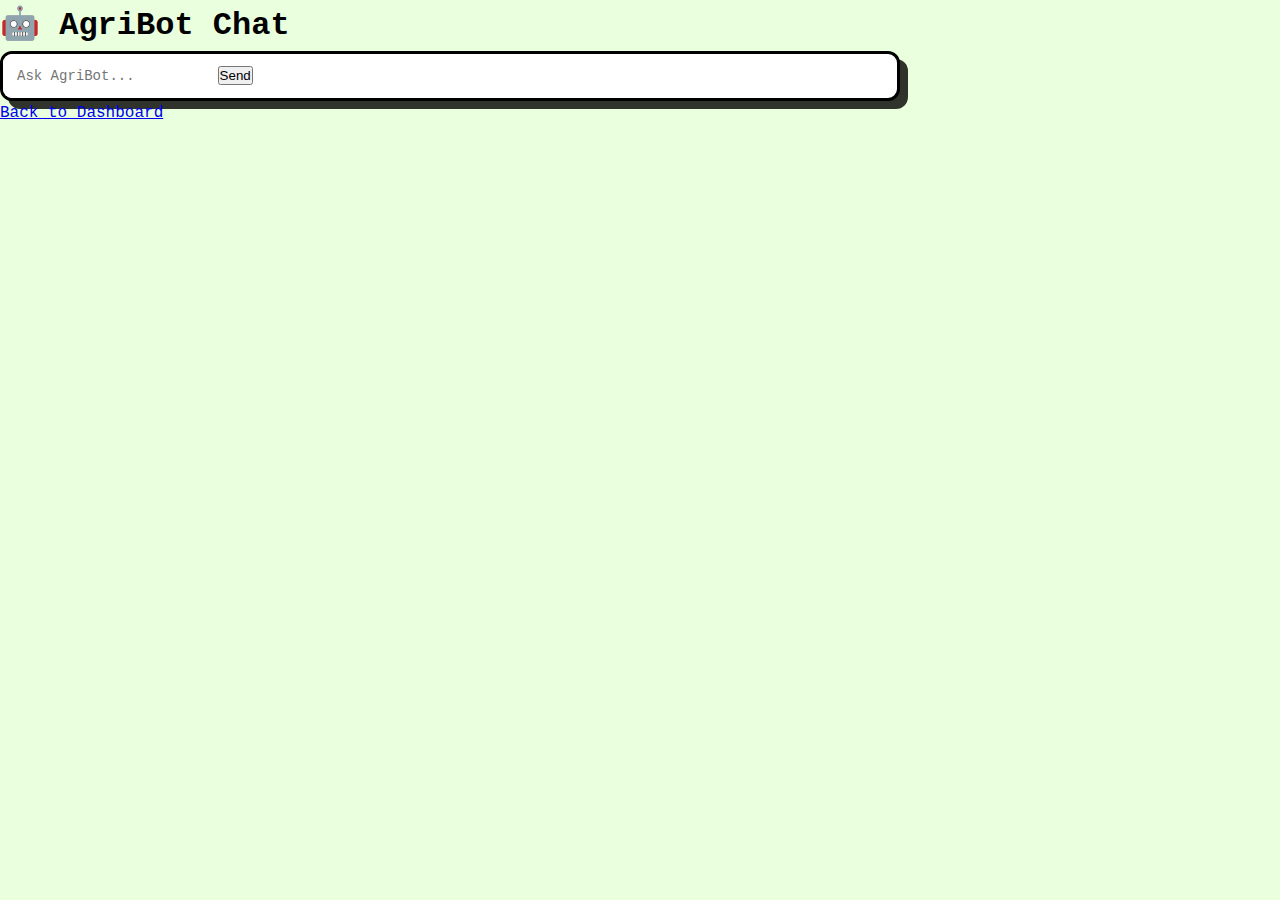
<file: template/aiChatbot.html>
<!DOCTYPE html>
<html>
<head>
  <title>AgriBot</title>
  <link rel="stylesheet" href="/static/aichatbot.css">
</head>
<body>
  <h1>🤖 AgriBot Chat</h1>
  <div class="chat-container">
    <div id="chat-box"></div>
    <form id="chat-form">
      <input type="text" id="user-input" placeholder="Ask AgriBot..." required>
      <button type="submit">Send</button>
    </form>
  </div>
  <a href="/dashboard" class="feature-btn">Back to Dashboard</a>
</body>
</html>
</file>
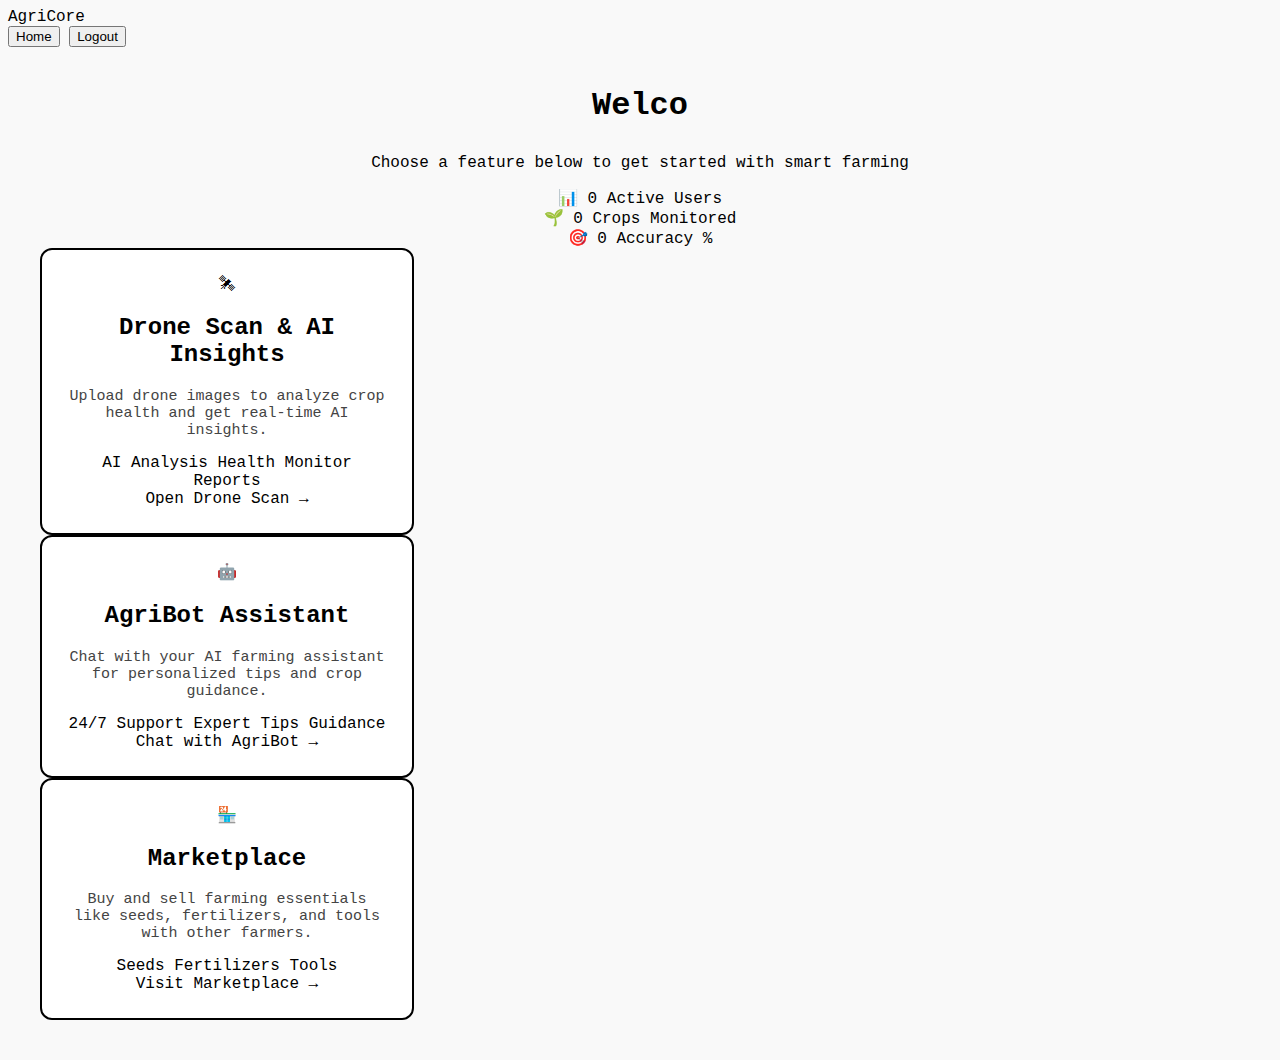
<file: template/dashboard.html>
<!DOCTYPE html>
<html lang="en">
<head>
<meta charset="UTF-8">
<meta name="viewport" content="width=device-width, initial-scale=1.0">
<title>Dashboard - AgriCore</title>
<link rel="stylesheet" href="/static/dashboard.css">
</head>
<body>
<nav class="navbar">
<div class="logo">AgriCore</div>
<div class="nav-links">
<a href="/"><button class="nav-btn">Home</button></a>
<a href="/login"><button class="nav-btn logout-btn">Logout</button></a>
</div>
</nav>

<div class="dashboard-container">
<div class="header-section">
        <h1 class="dashboard-title">Welcome to Your AgriCore Dashboard</h1>
<p class="dashboard-subtitle">Choose a feature below to get started with smart farming</p>
<div class="stats-bar">
<div class="stat-item">
<span class="stat-icon">📊</span>
<span class="stat-number" data-target="127">0</span>
<span class="stat-label">Active Users</span>
</div>
<div class="stat-item">
<span class="stat-icon">🌱</span>
<span class="stat-number" data-target="2453">0</span>
<span class="stat-label">Crops Monitored</span>
</div>
<div class="stat-item">
<span class="stat-icon">🎯</span>
<span class="stat-number" data-target="98">0</span>
<span class="stat-label">Accuracy %</span>
</div>
</div>
</div>

<div class="feature-grid">


<div class="feature-card" data-index="0">
<div class="card-icon">🛰</div>
<div class="card-content">
<h2>Drone Scan & AI Insights</h2>
<p>Upload drone images to analyze crop health and get real-time AI insights.</p>
<div class="card-features">
<span class="tag">AI Analysis</span>
<span class="tag">Health Monitor</span>
<span class="tag">Reports</span>
</div>
</div>
<a href="/droneScan" class="feature-btn">
<span>Open Drone Scan</span>
<span class="btn-arrow">→</span>
</a>
</div>

<div class="feature-card" data-index="1">
<div class="card-icon">🤖</div>
<div class="card-content">
<h2>AgriBot Assistant</h2>
<p>Chat with your AI farming assistant for personalized tips and crop guidance.</p>
<div class="card-features">
<span class="tag">24/7 Support</span>
<span class="tag">Expert Tips</span>
<span class="tag">Guidance</span>
</div>
</div>
<a href="/aiChatbot" class="feature-btn">
<span>Chat with AgriBot</span>
<span class="btn-arrow">→</span>
</a>
</div>

<div class="feature-card" data-index="2">
<div class="card-icon">🏪</div>
<div class="card-content">
<h2>Marketplace</h2>
<p>Buy and sell farming essentials like seeds, fertilizers, and tools with other farmers.</p>
<div class="card-features">
<span class="tag">Seeds</span>
<span class="tag">Fertilizers</span>
<span class="tag">Tools</span>
</div>
</div>
<a href="/marketplace" class="feature-btn">
<span>Visit Marketplace</span>
<span class="btn-arrow">→</span>
</a>
</div>

</div>


</div>

<script>
// Typing animation for dashboard title
const dashboardTitle = document.querySelector('.dashboard-title');
const titleText = dashboardTitle.textContent;
dashboardTitle.textContent = '';
let i = 0;

function typeWriter() {
  if (i < titleText.length) {
    dashboardTitle.textContent += titleText.charAt(i);
    i++;
    setTimeout(typeWriter, 80);
  }
}

setTimeout(typeWriter, 300);

// Animate feature cards on load
window.addEventListener('load', function() {
  const cards = document.querySelectorAll('.feature-card');
  cards.forEach((card, index) => {
    setTimeout(() => {
      card.style.opacity = '1';
      card.style.transform = 'translateY(0)';
    }, index * 200 + 500);
  });
});

// Counter animation for stats
function animateCounter(element) {
  const target = parseInt(element.getAttribute('data-target'));
  const duration = 2000;
  const increment = target / (duration / 16);
  let current = 0;

  const timer = setInterval(() => {
    current += increment;
    if (current >= target) {
      element.textContent = target;
      clearInterval(timer);
    } else {
      element.textContent = Math.floor(current);
    }
  }, 16);
}

// Start counter animation when page loads
setTimeout(() => {
  const counters = document.querySelectorAll('.stat-number');
  counters.forEach(counter => animateCounter(counter));
}, 1000);

// Card hover effect with shadow movement
const featureCards = document.querySelectorAll('.feature-card');
featureCards.forEach(card => {
  card.addEventListener('mousemove', (e) => {
    const rect = card.getBoundingClientRect();
    const x = e.clientX - rect.left;
    const y = e.clientY - rect.top;
    
    const centerX = rect.width / 2;
    const centerY = rect.height / 2;
    
    const angleX = (y - centerY) / 20;
    const angleY = (centerX - x) / 20;
    
    card.style.transform = `perspective(1000px) rotateX(${angleX}deg) rotateY(${angleY}deg) translateY(0)`;
  });
  
  card.addEventListener('mouseleave', () => {
    card.style.transform = 'perspective(1000px) rotateX(0) rotateY(0) translateY(0)';
  });
});

// Button ripple effect
const buttons = document.querySelectorAll('.feature-btn');
buttons.forEach(button => {
  button.addEventListener('click', function(e) {
    const ripple = document.createElement('span');
    ripple.classList.add('ripple');
    this.appendChild(ripple);
    
    const rect = this.getBoundingClientRect();
    const size = Math.max(rect.width, rect.height);
    const x = e.clientX - rect.left - size / 2;
    const y = e.clientY - rect.top - size / 2;
    
    ripple.style.width = ripple.style.height = size + 'px';
    ripple.style.left = x + 'px';
    ripple.style.top = y + 'px';
    
    setTimeout(() => ripple.remove(), 600);
  });
});

// Floating elements animation
window.addEventListener('load', function() {
  const floatItems = document.querySelectorAll('.float-item');
  floatItems.forEach((item, index) => {
    setTimeout(() => {
      item.style.opacity = '1';
      item.style.transform = 'translateY(0)';
    }, index * 150 + 1500);
  });
});

// Add pulse animation to card icons on hover
featureCards.forEach(card => {
  const icon = card.querySelector('.card-icon');
  card.addEventListener('mouseenter', () => {
    icon.style.animation = 'pulse 0.5s ease-in-out';
  });
  card.addEventListener('mouseleave', () => {
    icon.style.animation = 'none';
  });
});

// Parallax effect for decorative elements
document.addEventListener('mousemove', (e) => {
  const floatItems = document.querySelectorAll('.float-item');
  const mouseX = e.clientX / window.innerWidth;
  const mouseY = e.clientY / window.innerHeight;
  
  floatItems.forEach((item, index) => {
    const speed = (index + 1) * 20;
    const x = (mouseX - 0.5) * speed;
    const y = (mouseY - 0.5) * speed;
    item.style.transform = `translate(${x}px, ${y}px)`;
  });
});
</script>
</body>
</html>
</file>
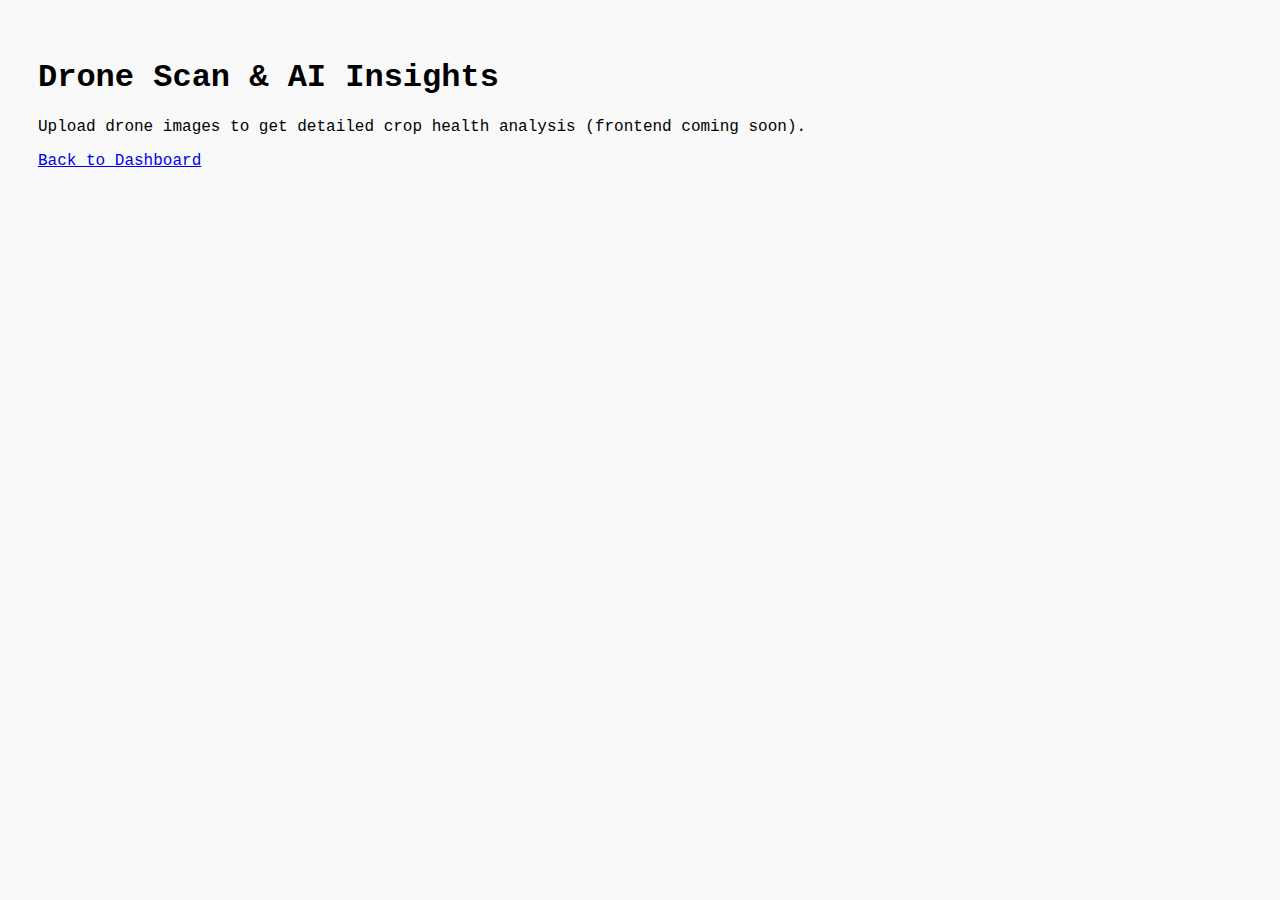
<file: template/droneScan.html>
<!DOCTYPE html>
<html>
<head>
  <title>Drone Scan & AI Insights</title>
  <link rel="stylesheet" href="/static/dronescan.css">
</head>
<body>
  <h1>Drone Scan & AI Insights</h1>
  <p>Upload drone images to get detailed crop health analysis (frontend coming soon).</p>
  <a href="/dashboard" class="feature-btn">Back to Dashboard</a>
</body>
</html>
</file>
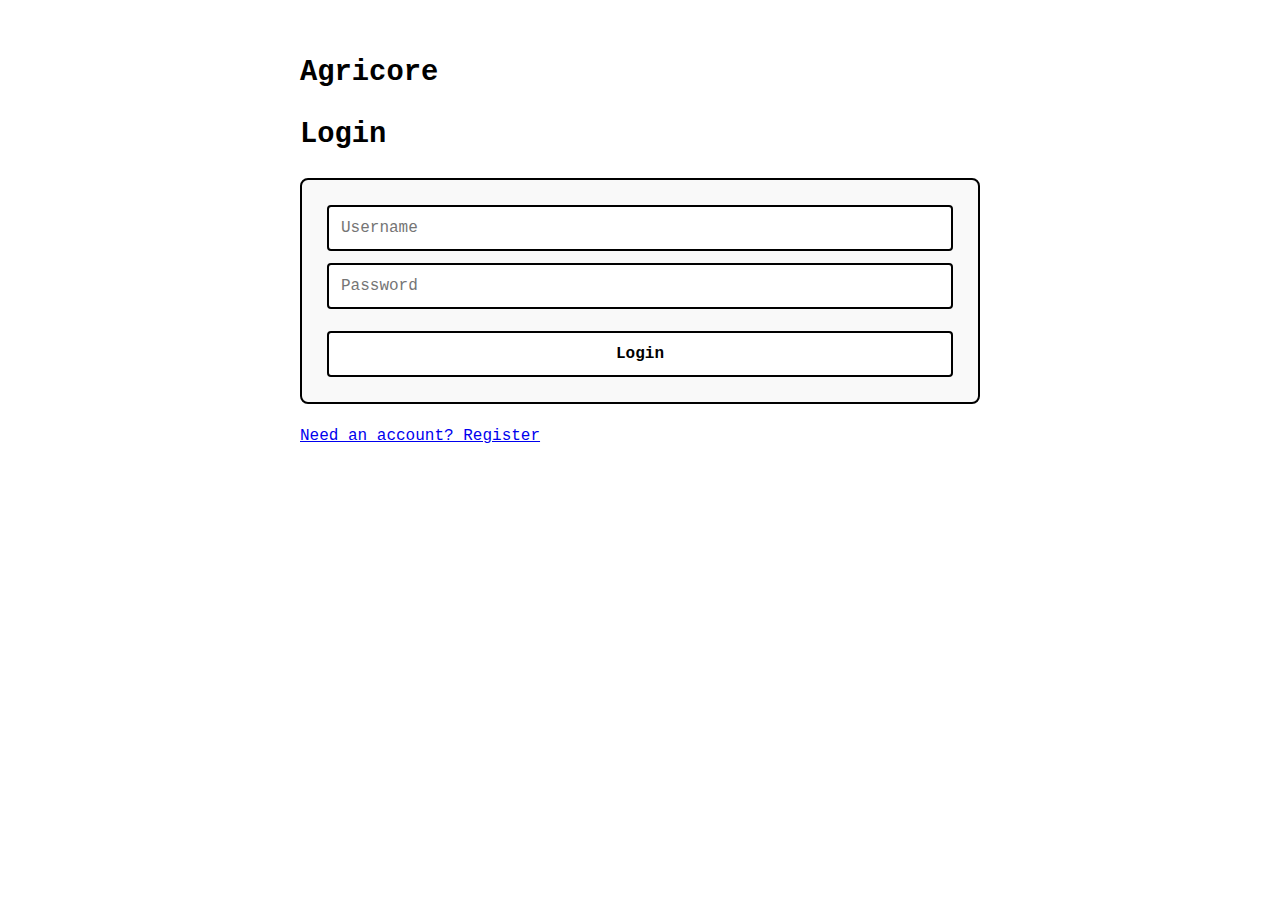
<file: template/login.html>
<!DOCTYPE html>
<html lang="en">
<head>
    <meta charset="UTF-8">
    <meta name="viewport" content="width=device-width, initial-scale=1.0">
    <title>Login – Agricore</title>
    <link rel="stylesheet" href="/static/login.css">
</head>
<body>
    <div class="container">
        <h2>Agricore</h2>
        <!-- MESSAGE -->
        <h2>Login</h2>
        <form method="POST" action="/login">
            <input type="text" name="username" placeholder="Username" required>
            <input type="password" name="password" placeholder="Password" required>
            <button type="submit">Login</button>
        </form>
        <p><a href="/register">Need an account? Register</a></p>
    </div>
</body>
</html>
</file>
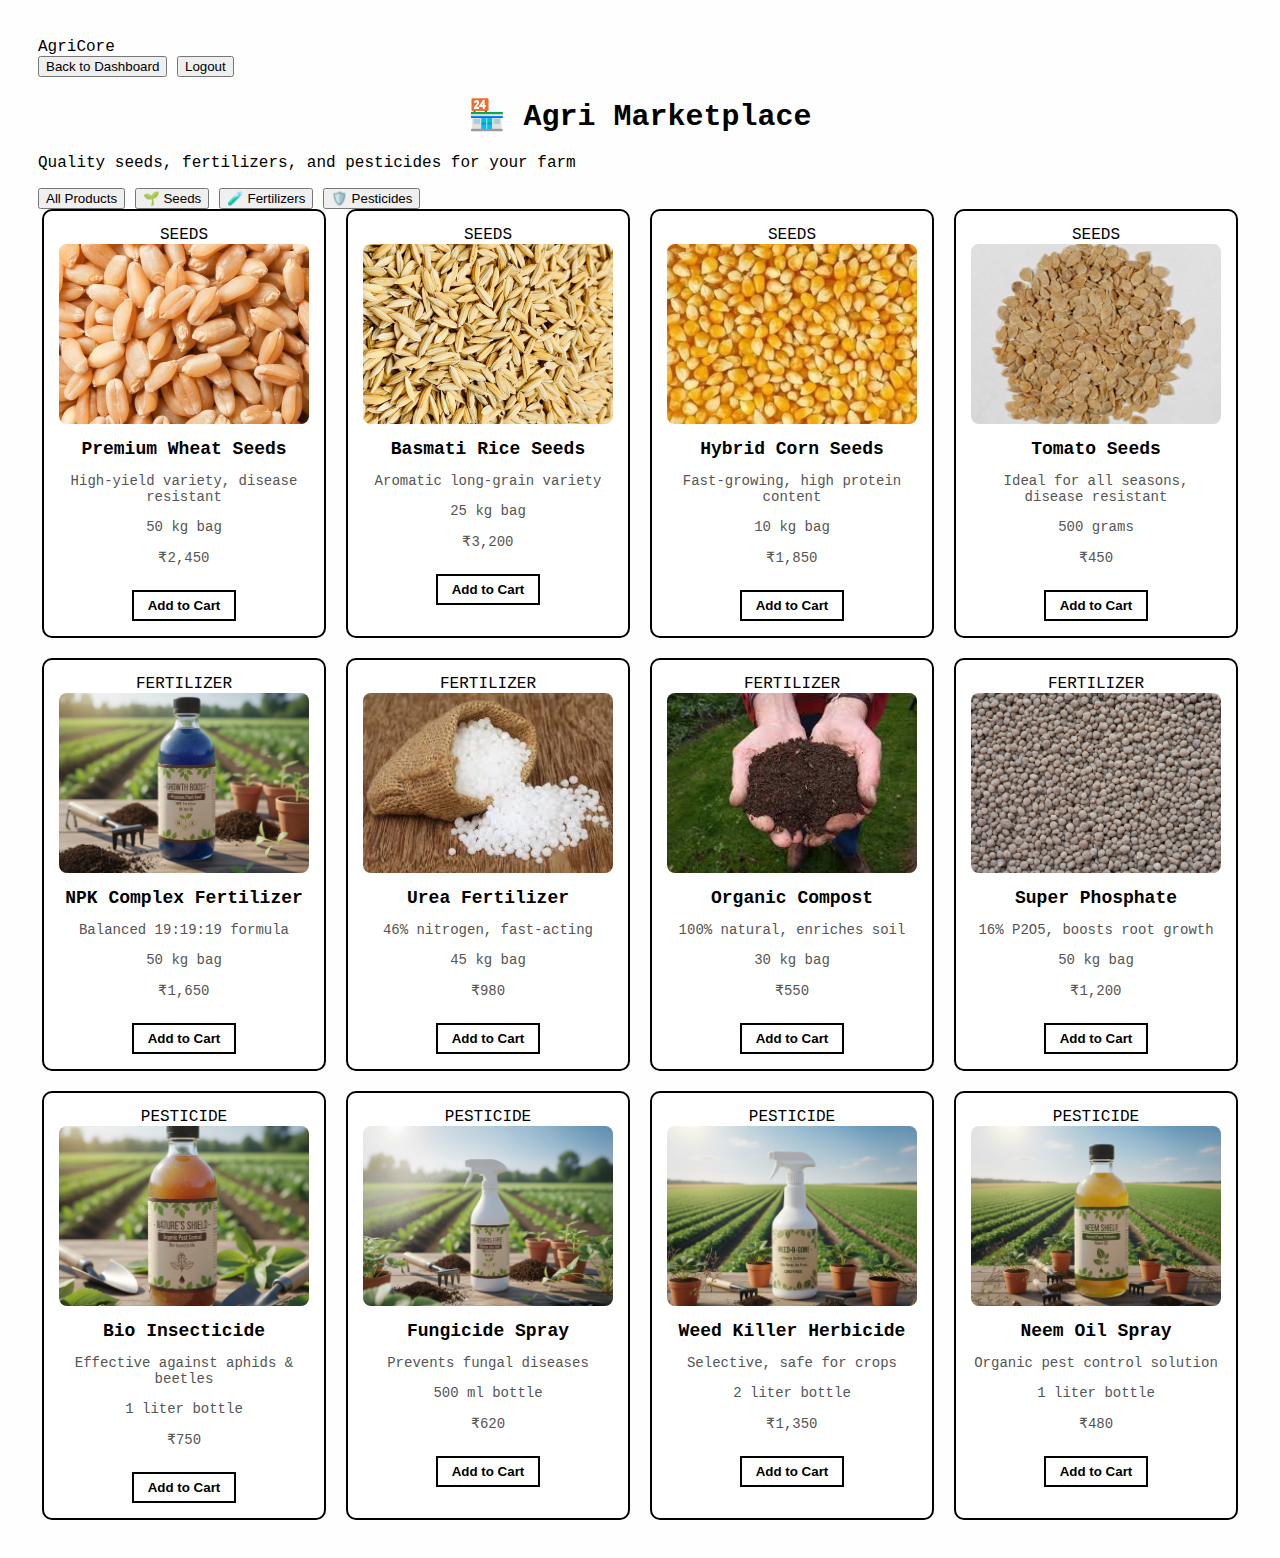
<file: template/marketplace.html>
<!DOCTYPE html>
<html lang="en">
<head>
<meta charset="UTF-8">
<meta name="viewport" content="width=device-width, initial-scale=1.0">
<title>Marketplace - AgriCore</title>
<link rel="stylesheet" href="/static/marketplace.css">
</head>
<body>
<nav class="navbar">
<div class="logo">AgriCore</div>
<div class="nav-links">
<a href="/dashboard"><button class="nav-btn">Back to Dashboard</button></a>
<a href="/login"><button class="nav-btn logout-btn">Logout</button></a>
</div>
</nav>

<div class="marketplace-container">
<h1 class="marketplace-title">🏪 Agri Marketplace</h1>
<p class="marketplace-subtitle">Quality seeds, fertilizers, and pesticides for your farm</p>

<div class="filter-section">
<button class="filter-btn active" data-filter="all">All Products</button>
<button class="filter-btn" data-filter="seeds">🌱 Seeds</button>
<button class="filter-btn" data-filter="fertilizers">🧪 Fertilizers</button>
<button class="filter-btn" data-filter="pesticides">🛡️ Pesticides</button>
</div>

<div class="market-items">
<!-- Seeds -->
<div class="item-card" data-category="seeds">
<div class="item-badge seeds-badge">SEEDS</div>
<img src="/static/images/wheat-seeds.jpg" alt="Wheat Seeds">
<h4>Premium Wheat Seeds</h4>
<p class="item-desc">High-yield variety, disease resistant</p>
<p class="item-weight">50 kg bag</p>
<p class="item-price">₹2,450</p>
<button class="buy-btn">Add to Cart</button>
</div>

<div class="item-card" data-category="seeds">
<div class="item-badge seeds-badge">SEEDS</div>
<img src="/static/images/rice-seeds.jpg" alt="Rice Seeds">
<h4>Basmati Rice Seeds</h4>
<p class="item-desc">Aromatic long-grain variety</p>
<p class="item-weight">25 kg bag</p>
<p class="item-price">₹3,200</p>
<button class="buy-btn">Add to Cart</button>
</div>

<div class="item-card" data-category="seeds">
<div class="item-badge seeds-badge">SEEDS</div>
<img src="/static/images/hybrid-corn-seeds.jpg" alt="Corn Seeds">
<h4>Hybrid Corn Seeds</h4>
<p class="item-desc">Fast-growing, high protein content</p>
<p class="item-weight">10 kg bag</p>
<p class="item-price">₹1,850</p>
<button class="buy-btn">Add to Cart</button>
</div>

<div class="item-card" data-category="seeds">
<div class="item-badge seeds-badge">SEEDS</div>
<img src="/static/images/tomato-seeds.jpg" alt="Tomato Seeds">
<h4>Tomato Seeds</h4>
<p class="item-desc">Ideal for all seasons, disease resistant</p>
<p class="item-weight">500 grams</p>
<p class="item-price">₹450</p>
<button class="buy-btn">Add to Cart</button>
</div>

<!-- Fertilizers -->
<div class="item-card" data-category="fertilizers">
<div class="item-badge fertilizer-badge">FERTILIZER</div>
<img src="/static/images/npk-fertilizer.png" alt="NPK Fertilizer">
<h4>NPK Complex Fertilizer</h4>
<p class="item-desc">Balanced 19:19:19 formula</p>
<p class="item-weight">50 kg bag</p>
<p class="item-price">₹1,650</p>
<button class="buy-btn">Add to Cart</button>
</div>

<div class="item-card" data-category="fertilizers">
<div class="item-badge fertilizer-badge">FERTILIZER</div>
<img src="/static/images/urea-fertilizer.jpeg" alt="Urea">
<h4>Urea Fertilizer</h4>
<p class="item-desc">46% nitrogen, fast-acting</p>
<p class="item-weight">45 kg bag</p>
<p class="item-price">₹980</p>
<button class="buy-btn">Add to Cart</button>
</div>

<div class="item-card" data-category="fertilizers">
<div class="item-badge fertilizer-badge">FERTILIZER</div>
<img src="/static/images/organic-compost.jpeg" alt="Organic Compost">
<h4>Organic Compost</h4>
<p class="item-desc">100% natural, enriches soil</p>
<p class="item-weight">30 kg bag</p>
<p class="item-price">₹550</p>
<button class="buy-btn">Add to Cart</button>
</div>

<div class="item-card" data-category="fertilizers">
<div class="item-badge fertilizer-badge">FERTILIZER</div>
<img src="/static/images/phosphate-fertilizer.jpg" alt="Phosphate">
<h4>Super Phosphate</h4>
<p class="item-desc">16% P2O5, boosts root growth</p>
<p class="item-weight">50 kg bag</p>
<p class="item-price">₹1,200</p>
<button class="buy-btn">Add to Cart</button>
</div>

<!-- Pesticides -->
<div class="item-card" data-category="pesticides">
<div class="item-badge pesticide-badge">PESTICIDE</div>
<img src="/static/images/bio-insecticide.png" alt="Insecticide">
<h4>Bio Insecticide</h4>
<p class="item-desc">Effective against aphids & beetles</p>
<p class="item-weight">1 liter bottle</p>
<p class="item-price">₹750</p>
<button class="buy-btn">Add to Cart</button>
</div>

<div class="item-card" data-category="pesticides">
<div class="item-badge pesticide-badge">PESTICIDE</div>
<img src="/static/images/fungicide-spray.png" alt="Fungicide">
<h4>Fungicide Spray</h4>
<p class="item-desc">Prevents fungal diseases</p>
<p class="item-weight">500 ml bottle</p>
<p class="item-price">₹620</p>
<button class="buy-btn">Add to Cart</button>
</div>

<div class="item-card" data-category="pesticides">
<div class="item-badge pesticide-badge">PESTICIDE</div>
<img src="/static/images/herbicide.png" alt="Herbicide">
<h4>Weed Killer Herbicide</h4>
<p class="item-desc">Selective, safe for crops</p>
<p class="item-weight">2 liter bottle</p>
<p class="item-price">₹1,350</p>
<button class="buy-btn">Add to Cart</button>
</div>

<div class="item-card" data-category="pesticides">
<div class="item-badge pesticide-badge">PESTICIDE</div>
<img src="/static/images/neem-oil.png" alt="Neem Oil">
<h4>Neem Oil Spray</h4>
<p class="item-desc">Organic pest control solution</p>
<p class="item-weight">1 liter bottle</p>
<p class="item-price">₹480</p>
<button class="buy-btn">Add to Cart</button>
</div>
</div>
</div>

<script>
// Simple filter functionality
const filterBtns = document.querySelectorAll('.filter-btn');
const itemCards = document.querySelectorAll('.item-card');

filterBtns.forEach(btn => {
btn.addEventListener('click', () => {
// Update active button
filterBtns.forEach(b => b.classList.remove('active'));
btn.classList.add('active');

const filter = btn.getAttribute('data-filter');

// Filter items
itemCards.forEach(card => {
if (filter === 'all' || card.getAttribute('data-category') === filter) {
card.style.display = 'block';
} else {
card.style.display = 'none';
}
});
});
});

// Buy button functionality
const buyBtns = document.querySelectorAll('.buy-btn');
buyBtns.forEach(btn => {
btn.addEventListener('click', () => {
btn.textContent = '✓ Added';
btn.style.backgroundColor = '#28a745';
btn.style.color = 'white';
btn.style.borderColor = '#28a745';
setTimeout(() => {
btn.textContent = 'Add to Cart';
btn.style.backgroundColor = '';
btn.style.color = '';
btn.style.borderColor = '';
}, 1500);
});
});
</script>
</body>
</html>
</file>
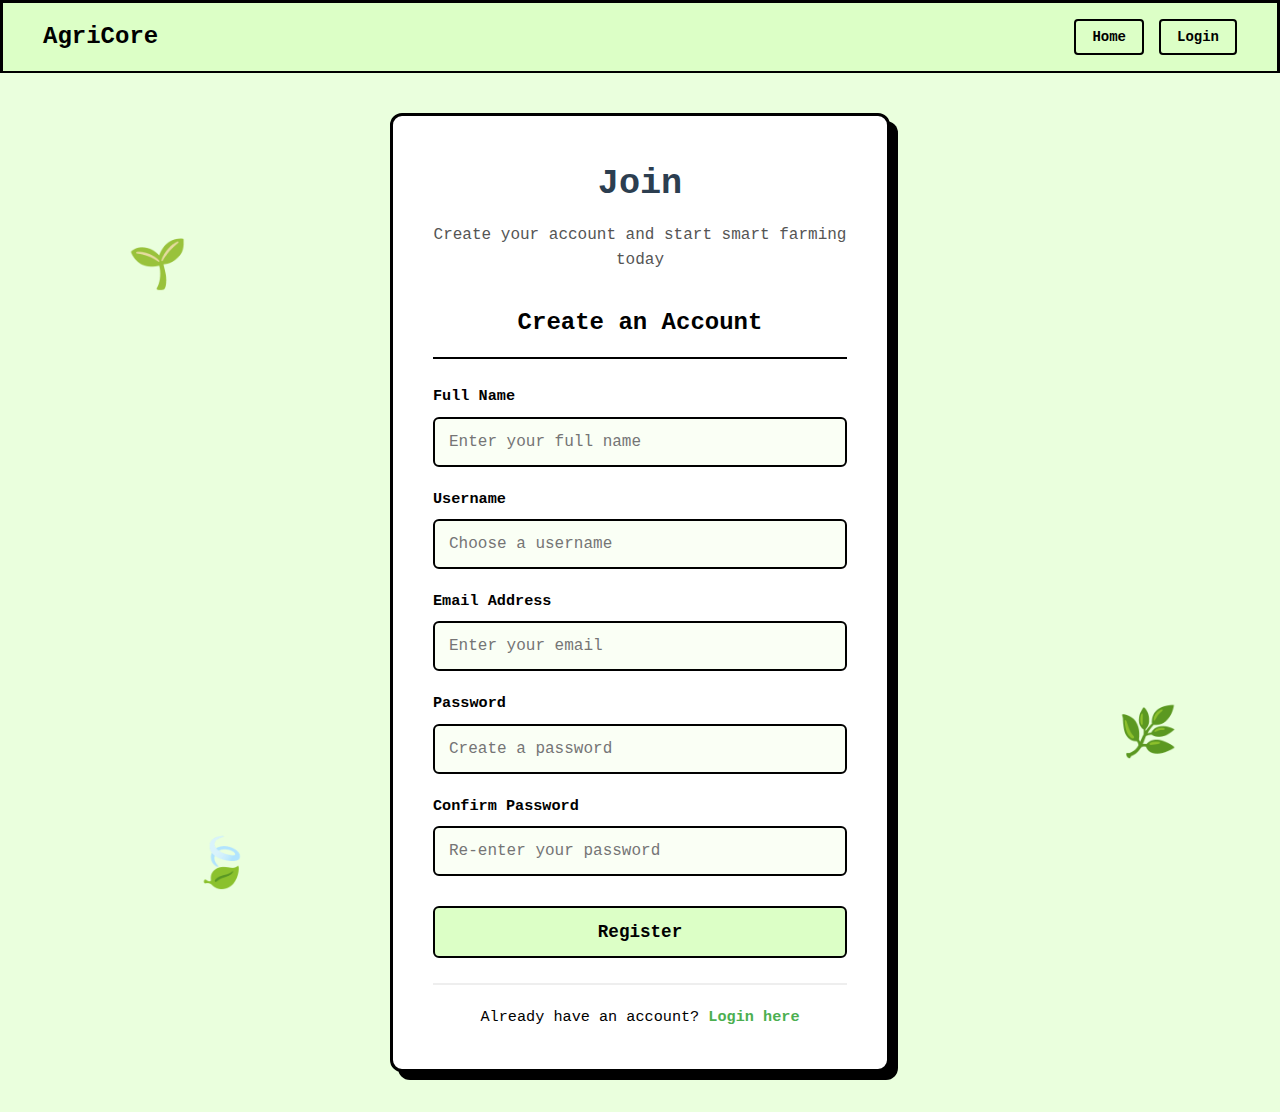
<file: template/register.html>
<!DOCTYPE html>
<html lang="en">
<head>
<meta charset="UTF-8">
<meta name="viewport" content="width=device-width, initial-scale=1.0">
<title>Register — AgriCore</title>
<link rel="stylesheet" href="/static/register.css">
</head>
<body>
<nav class="navbar">
<div class="logo">AgriCore</div>
<div class="nav-links">
<a href="/"><button class="nav-btn">Home</button></a>
<a href="/login"><button class="nav-btn">Login</button></a>
</div>
</nav>

<div class="register-wrapper">
<div class="container">
<div class="header-section">
<h1 class="welcome-text">Join AgriCore! </h1>
<p class="subtitle">Create your account and start smart farming today</p>
</div>
<!-- MESSAGE -->
<div class="form-container">
<h2>Create an Account</h2>
<form method="POST" action="/register" id="registerForm">
<div class="input-group">
<label for="fullname">Full Name</label>
<input type="text" name="fullname" id="fullname" placeholder="Enter your full name" required>
</div>
<div class="input-group">
<label for="username">Username</label>
<input type="text" name="username" id="username" placeholder="Choose a username" required>
</div>
<div class="input-group">
<label for="email">Email Address</label>
<input type="email" name="email" id="email" placeholder="Enter your email" required>
</div>
<div class="input-group">
<label for="password">Password</label>
<input type="password" name="password" id="password" placeholder="Create a password" required>
</div>
<div class="input-group">
<label for="confirm_password">Confirm Password</label>
<input type="password" name="confirm_password" id="confirm_password" placeholder="Re-enter your password" required>
</div>
<button type="submit" class="submit-btn">
<span class="btn-text">Register</span>
</button>
</form>
<p class="login-link">Already have an account? <a href="/login">Login here</a></p>
</div>
</div>

<div class="decorative-plants">
<div class="plant plant-1">🌱</div>
<div class="plant plant-2">🌿</div>
<div class="plant plant-3">🍃</div>
</div>
</div>

<script>
// Floating animation for input focus
const inputs = document.querySelectorAll('input');
inputs.forEach(input => {
  input.addEventListener('focus', function() {
    this.parentElement.classList.add('focused');
  });
  
  input.addEventListener('blur', function() {
    if (this.value === '') {
      this.parentElement.classList.remove('focused');
    }
  });
});

// Button ripple effect
const submitBtn = document.querySelector('.submit-btn');
submitBtn.addEventListener('click', function(e) {
  const ripple = document.createElement('span');
  ripple.classList.add('ripple');
  this.appendChild(ripple);
  
  const rect = this.getBoundingClientRect();
  const size = Math.max(rect.width, rect.height);
  const x = e.clientX - rect.left - size / 2;
  const y = e.clientY - rect.top - size / 2;
  
  ripple.style.width = ripple.style.height = size + 'px';
  ripple.style.left = x + 'px';
  ripple.style.top = y + 'px';
  
  setTimeout(() => ripple.remove(), 600);
});

// Form validation with animation
const form = document.getElementById('registerForm');
form.addEventListener('submit', function(e) {
  const password = document.getElementById('password').value;
  const confirmPassword = document.getElementById('confirm_password').value;
  
  if (password !== confirmPassword) {
    e.preventDefault();
    const confirmGroup = document.getElementById('confirm_password').parentElement;
    confirmGroup.classList.add('shake');
    setTimeout(() => {
      confirmGroup.classList.remove('shake');
    }, 500);
    return;
  }
  
  const button = this.querySelector('.submit-btn');
  button.classList.add('loading');
  button.querySelector('.btn-text').textContent = 'Creating Account...';
});

// Animated plants on load
window.addEventListener('load', function() {
  const plants = document.querySelectorAll('.plant');
  plants.forEach((plant, index) => {
    setTimeout(() => {
      plant.style.opacity = '1';
      plant.style.transform = 'translateY(0)';
    }, index * 200);
  });
});

// Add typing effect to welcome text
const welcomeText = document.querySelector('.welcome-text');
const text = welcomeText.textContent;
welcomeText.textContent = '';
let i = 0;

function typeWriter() {
  if (i < text.length) {
    welcomeText.textContent += text.charAt(i);
    i++;
    setTimeout(typeWriter, 100);
  }
}

setTimeout(typeWriter, 300);

// Shake animation for empty fields
form.addEventListener('submit', function(e) {
  inputs.forEach(input => {
    if (input.value.trim() === '') {
      e.preventDefault();
      input.parentElement.classList.add('shake');
      setTimeout(() => {
        input.parentElement.classList.remove('shake');
      }, 500);
    }
  });
});
</script>
</body>
</html>
</file>
<file: static/aichatbot.css>
/* static/aichatbot.css */

* {
    margin: 0;
    padding: 0;
    box-sizing: border-box;
}

body {
    font-family: 'Courier New', Courier, monospace;
    background-color: rgb(234, 255, 221);
    color: black;
    line-height: 1.6;
    min-height: 100vh;
    overflow-x: hidden;
    position: relative;
}

/* Navbar - matching dashboard style */
.navbar {
    display: flex;
    justify-content: space-between;
    align-items: center;
    padding: 15px 40px;
    background-color: rgb(220, 255, 198);
    border-color: black;
    border-style: solid;
    border-bottom-width: 2px;
    position: sticky;
    top: 0;
    z-index: 100;
}

.logo {
    font-size: 24px;
    font-weight: bold;
    color: black;
}

.nav-links {
    display: flex;
    gap: 15px;
}

.nav-btn {
    padding: 8px 16px;
    font-size: 14px;
    font-family: 'Courier New', Courier, monospace;
    font-weight: bold;
    border-radius: 4px;
    border: 2px solid black;
    background-color: transparent;
    cursor: pointer;
    transition: 0.3s;
}

.nav-btn:hover {
    background-color: rgb(201, 255, 167);
    color: rgb(0, 0, 0);
}

.logout-btn:hover {
    background-color: #ffcccc;
}

/* Chat Wrapper */
.chat-wrapper {
    display: flex;
    justify-content: center;
    align-items: center;
    padding: 40px 20px;
    min-height: calc(100vh - 70px);
}

.chat-container {
    width: 100%;
    max-width: 900px;
    background-color: white;
    border: 3px solid black;
    border-radius: 12px;
    box-shadow: 8px 8px 0px rgba(0, 0, 0, 0.8);
    overflow: hidden;
}

/* Header Section */
.header-section {
    background: linear-gradient(135deg, rgb(201, 255, 167), rgb(220, 255, 198));
    padding: 25px;
    text-align: center;
    border-bottom: 3px solid black;
}

.chat-title {
    font-size: 28px;
    margin-bottom: 8px;
    color: black;
}

.chat-subtitle {
    font-size: 14px;
    color: #333;
    margin-bottom: 12px;
}

.status-indicator {
    display: inline-flex;
    align-items: center;
    gap: 8px;
    padding: 6px 12px;
    background-color: rgba(255, 255, 255, 0.7);
    border: 2px solid black;
    border-radius: 20px;
}

.status-dot {
    width: 10px;
    height: 10px;
    background-color: #00ff00;
    border-radius: 50%;
    animation: pulse 2s infinite;
}

@keyframes pulse {
    0%, 100% { opacity: 1; }
    50% { opacity: 0.5; }
}

.status-text {
    font-size: 12px;
    font-weight: bold;
}

/* Chat Box */
.chat-box {
    height: 450px;
    overflow-y: auto;
    padding: 25px;
    background-color: #fafafa;
    border-bottom: 3px solid black;
}

.chat-box::-webkit-scrollbar {
    width: 8px;
}

.chat-box::-webkit-scrollbar-thumb {
    background-color: rgb(201, 255, 167);
    border-radius: 10px;
    border: 2px solid black;
}

/* Messages */
.message {
    display: flex;
    gap: 12px;
    margin-bottom: 20px;
    animation: slideIn 0.3s ease-out;
}

@keyframes slideIn {
    from {
        opacity: 0;
        transform: translateY(10px);
    }
    to {
        opacity: 1;
        transform: translateY(0);
    }
}

.user-message {
    flex-direction: row-reverse;
}

.bot-avatar, .user-avatar {
    width: 40px;
    height: 40px;
    border-radius: 50%;
    display: flex;
    align-items: center;
    justify-content: center;
    font-size: 20px;
    border: 2px solid black;
    flex-shrink: 0;
}

.bot-avatar {
    background-color: rgb(220, 255, 198);
}

.user-avatar {
    background-color: rgb(255, 220, 198);
}

.message-content {
    max-width: 70%;
    padding: 12px 16px;
    border: 2px solid black;
    border-radius: 12px;
    background-color: white;
    box-shadow: 3px 3px 0px rgba(0, 0, 0, 0.3);
}

.user-message .message-content {
    background-color: rgb(220, 255, 198);
}

.message-content p {
    margin: 0;
    word-wrap: break-word;
}

.welcome-message {
    animation: fadeIn 0.5s ease-in;
}

@keyframes fadeIn {
    from { opacity: 0; }
    to { opacity: 1; }
}

/* Typing Indicator */
.typing-indicator .message-content {
    padding: 16px;
}

.typing-dots {
    display: flex;
    gap: 6px;
    align-items: center;
}

.typing-dots span {
    width: 8px;
    height: 8px;
    background-color: #666;
    border-radius: 50%;
    animation: bounce 1.4s infinite ease-in-out;
}

.typing-dots span:nth-child(1) { animation-delay: -0.32s; }
.typing-dots span:nth-child(2) { animation-delay: -0.16s; }

@keyframes bounce {
    0%, 80%, 100% { transform: scale(0); }
    40% { transform: scale(1); }
}

/* Input Area */
.chat-input-area {
    padding: 20px;
    background-color: rgb(220, 255, 198);
}

.input-wrapper {
    display: flex;
    gap: 12px;
    border: 3px solid black;
    border-radius: 8px;
    overflow: hidden;
    background-color: white;
    transition: all 0.3s;
}

.input-wrapper.focused {
    box-shadow: 0 0 0 3px rgba(201, 255, 167, 0.5);
}

#user-input {
    flex: 1;
    padding: 14px;
    border: none;
    outline: none;
    font-family: 'Courier New', Courier, monospace;
    font-size: 14px;
}

.send-btn {
    padding: 0 24px;
    background-color: rgb(201, 255, 167);
    border: none;
    border-left: 3px solid black;
    cursor: pointer;
    font-family: 'Courier New', Courier, monospace;
    font-weight: bold;
    transition: all 0.3s;
    display: flex;
    align-items: center;
    gap: 8px;
}

.send-btn:hover {
    background-color: rgb(180, 255, 140);
}

.send-btn:active {
    transform: scale(0.95);
}

/* Quick Questions */
.quick-questions {
    padding: 20px;
    border-top: 2px dashed #ccc;
    background-color: rgb(240, 255, 230);
}

.quick-label {
    font-size: 14px;
    font-weight: bold;
    margin-bottom: 12px;
    color: #333;
}

.quick-buttons {
    display: flex;
    flex-wrap: wrap;
    gap: 10px;
}

.quick-btn {
    padding: 8px 14px;
    font-size: 12px;
    font-family: 'Courier New', Courier, monospace;
    background-color: white;
    border: 2px solid black;
    border-radius: 20px;
    cursor: pointer;
    transition: all 0.3s;
}

.quick-btn:hover {
    background-color: rgb(201, 255, 167);
    transform: translateY(-2px);
    box-shadow: 2px 2px 0px rgba(0, 0, 0, 0.3);
}

/* Decorative Plants */
.decorative-plants {
    position: fixed;
    bottom: 0;
    left: 0;
    width: 100%;
    pointer-events: none;
    z-index: 0;
}

.plant {
    position: absolute;
    font-size: 48px;
    opacity: 0.2;
    transition: all 0.3s;
}

.plant-1 {
    bottom: 20px;
    left: 5%;
    animation: sway 3s infinite ease-in-out;
}

.plant-2 {
    bottom: 40px;
    right: 10%;
    animation: sway 4s infinite ease-in-out;
    animation-delay: 0.5s;
}

.plant-3 {
    bottom: 10px;
    left: 50%;
    animation: sway 3.5s infinite ease-in-out;
    animation-delay: 1s;
}

@keyframes sway {
    0%, 100% { transform: rotate(-5deg); }
    50% { transform: rotate(5deg); }
}

/* Responsive Design */
@media (max-width: 768px) {
    .navbar {
        padding: 12px 20px;
    }

    .logo {
        font-size: 20px;
    }

    .nav-btn {
        padding: 6px 12px;
        font-size: 12px;
    }

    .chat-container {
        border-radius: 0;
        box-shadow: none;
        border-left: none;
        border-right: none;
    }

    .chat-box {
        height: 350px;
        padding: 15px;
    }

    .message-content {
        max-width: 85%;
    }

    .quick-buttons {
        justify-content: center;
    }
}
</file>
<file: static/dashboard.css>
/* static/dashboard.css */

body {
  background-color: #f9f9f9;
  font-family: 'Courier New', Courier, monospace;
}

.dashboard-container {
  max-width: 1200px;
  margin: 40px auto;
  text-align: center;
}

.dashboard-title {
  font-size: 32px;
  margin-bottom: 30px;
  font-weight: bold;
}

.features {
  display: flex;
  justify-content: space-around;
  flex-wrap: wrap;
  gap: 25px;
}

.feature-card {
  background-color: white;
  border: 2px solid black;
  border-radius: 12px;
  width: 320px;
  padding: 25px;
  transition: 0.3s;
  cursor: pointer;
}

.feature-card:hover {
  transform: scale(1.05);
  background-color: #f0f0f0;
}

.feature-card h3 {
  font-size: 22px;
  margin-bottom: 10px;
}

.feature-card p {
  font-size: 15px;
  color: #444;
}

.feature-card a {
  text-decoration: none;
  color: black;
}
</file>
<file: static/dronescan.css>
/* static/dronescan.css */

body {
  font-family: 'Courier New', Courier, monospace;
  background-color: #f9f9f9;
  padding: 30px;
}

.drone-container {
  max-width: 900px;
  margin: auto;
  text-align: center;
}

.drone-container h2 {
  font-size: 28px;
  margin-bottom: 20px;
}

.upload-box {
  border: 2px dashed black;
  border-radius: 10px;
  padding: 40px;
  background-color: white;
  margin-bottom: 30px;
}

.upload-box input[type="file"] {
  margin-top: 15px;
}

.scan-result {
  margin-top: 25px;
  padding: 20px;
  border: 2px solid black;
  border-radius: 8px;
  background-color: #ffffff;
}

.scan-result h3 {
  margin-bottom: 10px;
}
</file>
<file: static/login.css>
* { 
    margin: 0; 
    padding: 0; 
    box-sizing: border-box;
}

body {
    font-family: 'Courier New', Courier, monospace;
    background-color: white;
    color: black;
    line-height: 1.6;
    padding: 50px;
    padding-right: 300px;
    padding-left: 300px;
}


h1 { 
    font-size: 3rem; 
    margin-bottom: 1.5rem;
    font-weight: bold;
 }

h2 { 
    font-size: 1.8rem;
    margin-bottom: 1rem;
 }

form {
    display: flex;
    flex-direction: column; 
    gap: 12px;
    padding: 25px;
    border: 2px solid black;
    border-radius: 8px;
    background-color: #f9f9f9;
    margin: 20px 0;
}

input { 
    padding: 12px;
    font-family: inherit; 
    font-size: 1rem; 
    border: 2px solid black; 
    border-radius: 4px; 
}

button {
    padding: 12px; 
    font-family: inherit; 
    font-size: 1rem; 
    font-weight: bold;
    background-color: rgb(255, 255, 255); 
    color: rgb(0, 0, 0); 
    border-style: solid; 
    border-width: 2px;
    border-radius: 4px;
    cursor: pointer; 
    margin-top: 10px;
    border-color: black;
}


.message { 
    margin: 15px 0; 
    padding: 10px; 
    border-radius: 4px; 
    font-weight: bold; 
}

.message.success { 
    background-color: #d4edda; 
    color: #155724; 
    border: 1px solid #c3e6cb; 
}

.message.error { 
    background-color: #f8d7da; 
    color: #721c24; 
    border: 1px solid #f5c6cb; 
}
</file>
<file: static/marketplace.css>
/* static/marketplace.css */

body {
  background-color: #fefefe;
  font-family: 'Courier New', Courier, monospace;
  padding: 30px;
}

.marketplace-title {
  text-align: center;
  font-size: 30px;
  margin-bottom: 20px;
  font-weight: bold;
}

.market-items {
  display: flex;
  flex-wrap: wrap;
  justify-content: center;
  gap: 20px;
}

.item-card {
  border: 2px solid black;
  border-radius: 10px;
  width: 250px;
  padding: 15px;
  text-align: center;
  transition: 0.3s;
  background-color: white;
}

.item-card:hover {
  background-color: #f4f4f4;
  transform: translateY(-5px);
}

.item-card img {
  width: 100%;
  height: 180px;
  object-fit: cover;
  border-radius: 8px;
}

.item-card h4 {
  margin: 10px 0 5px;
  font-size: 18px;
}

.item-card p {
  font-size: 14px;
  color: #555;
}

.buy-btn {
  margin-top: 10px;
  padding: 6px 14px;
  border: 2px solid black;
  background: transparent;
  cursor: pointer;
  font-weight: bold;
  transition: 0.3s;
}

.buy-btn:hover {
  background-color: black;
  color: white;
}
</file>
<file: static/register.css>
/* static/register.css */
* { 
  margin: 0; 
  padding: 0; 
  box-sizing: border-box;
}

body {
  font-family: 'Courier New', Courier, monospace;
  background-color: rgb(234, 255, 221);
  color: black;
  line-height: 1.6;
  min-height: 100vh;
  position: relative;
  overflow-x: hidden;
}

/* Navbar - matching login.html style */
.navbar {
  display: flex;
  justify-content: space-between;
  align-items: center;
  padding: 15px 40px;
  background-color: rgb(220, 255, 198);
  border-color: black;
  border-style: solid;
  border-bottom-width: 2px;
}

.logo {
  font-size: 24px;
  font-weight: bold;
  color: black;
}

.nav-links {
  display: flex;
  gap: 15px;
}

.nav-btn {
  padding: 8px 16px;
  font-size: 14px;
  font-family: 'Courier New', Courier, monospace;
  font-weight: bold;
  border-radius: 4px;
  border: 2px solid black;
  background-color: transparent;
  cursor: pointer;
  transition: 0.3s;
}

.nav-btn:hover {
  background-color: rgb(201, 255, 167);
  color: rgb(0, 0, 0);
}

/* Register wrapper */
.register-wrapper {
  display: flex;
  justify-content: center;
  align-items: center;
  min-height: calc(100vh - 70px);
  padding: 40px 20px;
  position: relative;
}

.container {
  background-color: white;
  border: 3px solid black;
  border-radius: 12px;
  padding: 40px;
  max-width: 500px;
  width: 100%;
  box-shadow: 8px 8px 0px black;
  animation: slideIn 0.5s ease-out;
  position: relative;
  z-index: 10;
}

@keyframes slideIn {
  from {
    opacity: 0;
    transform: translateY(-30px);
  }
  to {
    opacity: 1;
    transform: translateY(0);
  }
}

.header-section {
  text-align: center;
  margin-bottom: 30px;
}

.welcome-text {
  font-size: 2.2rem;
  margin-bottom: 10px;
  font-weight: bold;
  color: #2c3e50;
}

.subtitle {
  font-size: 1rem;
  color: #555;
  margin-bottom: 20px;
}

.form-container h2 {
  font-size: 1.5rem;
  margin-bottom: 25px;
  text-align: center;
  border-bottom: 2px solid black;
  padding-bottom: 15px;
}

form {
  display: flex;
  flex-direction: column;
  gap: 20px;
}

.input-group {
  position: relative;
  transition: all 0.3s;
}

.input-group label {
  display: block;
  font-weight: bold;
  margin-bottom: 8px;
  font-size: 0.95rem;
  transition: color 0.3s;
}

.input-group.focused label {
  color: rgb(76, 175, 80);
}

input {
  width: 100%;
  padding: 14px 40px 14px 14px;
  font-family: inherit;
  font-size: 1rem;
  border: 2px solid black;
  border-radius: 6px;
  background-color: rgb(250, 255, 245);
  transition: all 0.3s;
}

input:focus {
  outline: none;
  border-color: rgb(76, 175, 80);
  background-color: white;
  box-shadow: 0 0 0 3px rgba(76, 175, 80, 0.1);
}


.submit-btn {
  padding: 14px;
  font-family: inherit;
  font-size: 1.1rem;
  font-weight: bold;
  background-color: rgb(220, 255, 198);
  color: black;
  border: 2px solid black;
  border-radius: 6px;
  cursor: pointer;
  margin-top: 10px;
  transition: all 0.3s;
  position: relative;
  overflow: hidden;
  display: flex;
  justify-content: center;
  align-items: center;
  gap: 10px;
}

.submit-btn:hover {
  background-color: rgb(201, 255, 167);
  transform: translateY(-2px);
  box-shadow: 4px 4px 0px black;
}

.submit-btn:active {
  transform: translateY(0);
  box-shadow: 2px 2px 0px black;
}

.btn-arrow {
  transition: transform 0.3s;
}

.submit-btn:hover .btn-arrow {
  transform: translateX(5px);
}

.submit-btn.loading {
  background-color: rgb(255, 235, 156);
  cursor: wait;
}

/* Ripple effect */
.ripple {
  position: absolute;
  border-radius: 50%;
  background: rgba(255, 255, 255, 0.6);
  transform: scale(0);
  animation: ripple-animation 0.6s ease-out;
  pointer-events: none;
}

@keyframes ripple-animation {
  to {
    transform: scale(4);
    opacity: 0;
  }
}

/* Shake animation for validation */
@keyframes shake {
  0%, 100% { transform: translateX(0); }
  25% { transform: translateX(-10px); }
  75% { transform: translateX(10px); }
}

.input-group.shake {
  animation: shake 0.3s ease-in-out;
}

.input-group.shake input {
  border-color: #e74c3c;
}

.message {
  margin: 20px 0;
  padding: 15px;
  border-radius: 6px;
  font-weight: bold;
  border: 2px solid;
  animation: messageSlide 0.4s ease-out;
}

@keyframes messageSlide {
  from {
    opacity: 0;
    transform: translateY(-10px);
  }
  to {
    opacity: 1;
    transform: translateY(0);
  }
}

.message.success {
  background-color: rgb(220, 255, 198);
  color: #155724;
  border-color: rgb(76, 175, 80);
}

.message.error {
  background-color: #ffebee;
  color: #721c24;
  border-color: #e74c3c;
}

.login-link {
  text-align: center;
  margin-top: 25px;
  font-size: 0.95rem;
  padding-top: 20px;
  border-top: 2px solid #eee;
}

.login-link a {
  color: rgb(76, 175, 80);
  text-decoration: none;
  font-weight: bold;
  transition: all 0.3s;
  border-bottom: 2px solid transparent;
}

.login-link a:hover {
  border-bottom-color: rgb(76, 175, 80);
}

/* Decorative plants */
.decorative-plants {
  position: absolute;
  width: 100%;
  height: 100%;
  top: 0;
  left: 0;
  pointer-events: none;
  z-index: 1;
}

.plant {
  position: absolute;
  font-size: 3rem;
  opacity: 0;
  transform: translateY(20px);
  transition: all 0.6s ease-out;
}

.plant-1 {
  top: 15%;
  left: 10%;
  animation: float 3s ease-in-out infinite;
}

.plant-2 {
  top: 60%;
  right: 8%;
  animation: float 4s ease-in-out infinite 0.5s;
}

.plant-3 {
  bottom: 20%;
  left: 15%;
  animation: float 3.5s ease-in-out infinite 1s;
}

@keyframes float {
  0%, 100% {
    transform: translateY(0);
  }
  50% {
    transform: translateY(-15px);
  }
}

/* Responsive Design */
@media (max-width: 768px) {
  .container {
    padding: 30px 25px;
    margin: 20px;
  }

  .welcome-text {
    font-size: 1.8rem;
  }

  .subtitle {
    font-size: 0.9rem;
  }

  .navbar {
    padding: 10px 20px;
  }

  .logo {
    font-size: 20px;
  }

  .nav-btn {
    padding: 6px 12px;
    font-size: 12px;
  }

  .plant {
    font-size: 2rem;
  }
}

@media (max-width: 480px) {
  .container {
    box-shadow: 4px 4px 0px black;
  }

  input {
    padding: 12px 35px 12px 12px;
  }

  .submit-btn {
    padding: 12px;
    font-size: 1rem;
  }

  .decorative-plants {
    display: none;
  }
}
</file>
